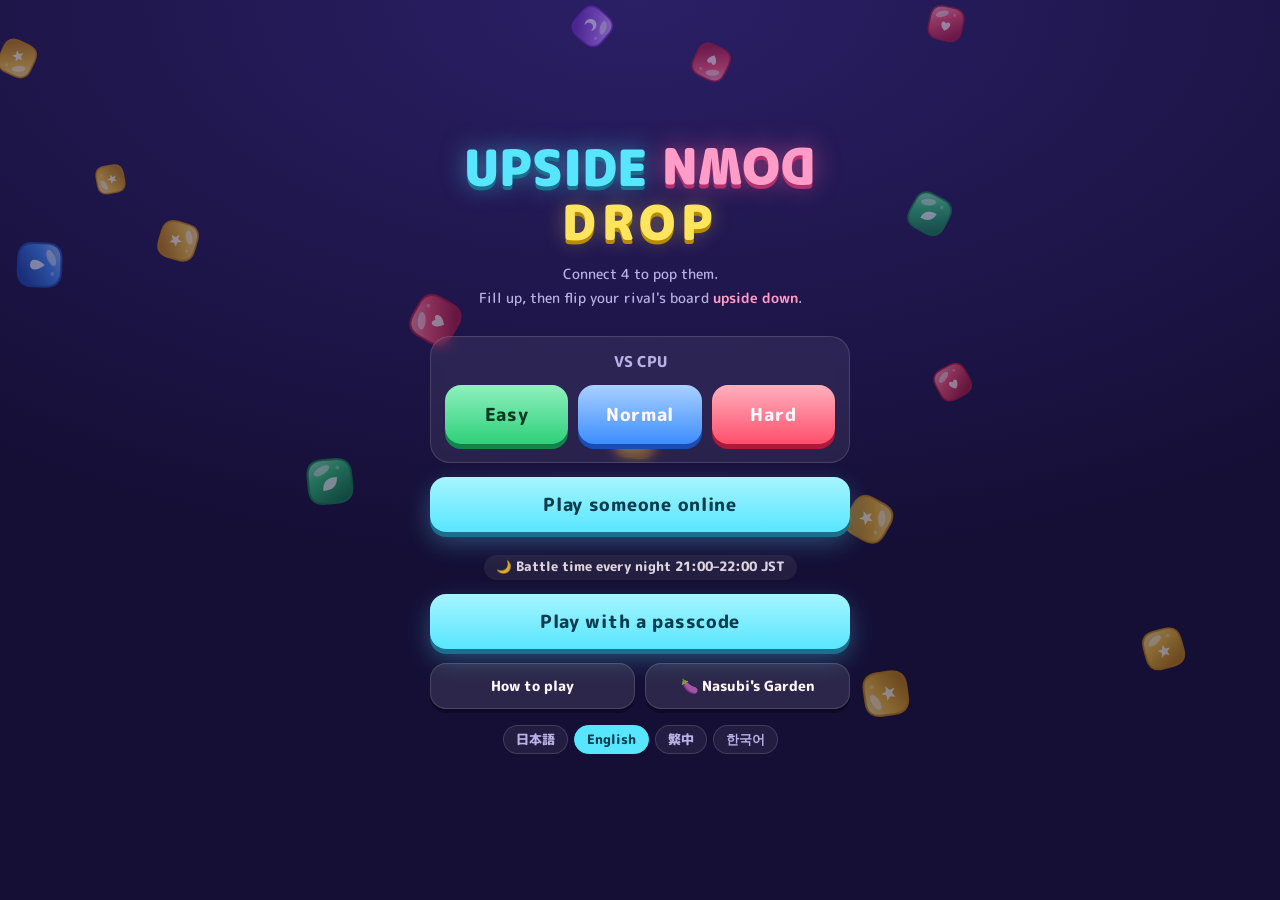
<file: index.html>
<!doctype html>
<html lang="ja">
<head>
<!-- Google tag (gtag.js) -->
<script async src="https://www.googletagmanager.com/gtag/js?id=G-5RB6XMN0QR"></script>
<script>
  window.dataLayer = window.dataLayer || [];
  function gtag(){dataLayer.push(arguments);}
  gtag('js', new Date());
  gtag('config', 'G-5RB6XMN0QR');
</script>
<meta charset="utf-8">
<meta name="viewport" content="width=device-width,initial-scale=1,maximum-scale=1,user-scalable=no,viewport-fit=cover">
<meta name="theme-color" content="#150f36">
<meta name="description" content="4つつなげて消す落ちものパズル。ゲージが溜まったら相手の盤面をさかさまに！">
<title>さかさまドロップ</title>
<!-- ホーム画面に追加したとき全画面で開く -->
<link rel="manifest" href="manifest.json">
<link rel="icon" type="image/png" href="icons/favicon-32.png">
<link rel="apple-touch-icon" href="icons/apple-touch-icon.png">
<meta name="apple-mobile-web-app-capable" content="yes">
<meta name="mobile-web-app-capable" content="yes">
<meta name="apple-mobile-web-app-status-bar-style" content="black-translucent">
<meta name="apple-mobile-web-app-title" content="さかさま">
<link rel="preconnect" href="https://fonts.googleapis.com">
<link rel="preconnect" href="https://fonts.gstatic.com" crossorigin>
<link href="https://fonts.googleapis.com/css2?family=M+PLUS+Rounded+1c:wght@500;800;900&display=swap" rel="stylesheet">
<link rel="stylesheet" href="css/style.css">
<!-- nasubi-track: 結果画面とXへの投稿の回数を記録（ゲームの動きには影響しない） -->
<script>(function(){try{var G="sakasama",IDS=["ov-result"];
function ev(n){try{if(typeof gtag==='function')gtag('event',n,{game:G});}catch(e){}}
var o=window.open;window.open=function(u){try{if(/intent\/(post|tweet)/.test(String(u)))ev('x_share');}catch(e){}return o.apply(window,arguments);};
if(!IDS.length)return;
function vis(e){if(!e||!e.isConnected||e.closest('[hidden]'))return false;var r=e.getBoundingClientRect();if(r.width<1||r.height<1)return false;for(var n=e;n&&n.nodeType===1;n=n.parentElement){var s=getComputedStyle(n);if(s.display==='none'||s.visibility==='hidden'||parseFloat(s.opacity)<0.05)return false;}return true;}
var was={};setInterval(function(){try{var any=false;for(var i=0;i<IDS.length;i++){if(vis(document.getElementById(IDS[i])))any=true;}if(any&&!was.v)ev('result_view');was.v=any;}catch(e){}},700);
}catch(e){}})();</script>
<!-- nasubi-ad: スマホのとき、結果画面とタイトル画面の決めた場所に広告の帯（と、決めた場所だけその下に大きい広告）を出す（遊んでいる最中は出さない・ボタンに重ねない・広告の幅320pxを切らない・画面が出たらすぐ見せるが、最初の1.2秒は押しても反応しない・画面が出るたびに新しい広告を読みこむ（場所ごとに30秒に1回まで）・画面が隠れて2秒たったら広告を外して止める・タイトル画面はタイトル用の広告枠を使う） -->
<script>(function(){try{var C=[{"a": "#ov-result .dialog", "v": "#ov-result"}, {"a": "#title div.title-box", "v": "#title", "t": 1, "b": 1, "m": 20, "x": "", "x2": ""}],BIG=1,M=20,EX="",EX2="",AD='https://nasubi-no-oniwa.github.io/ad/',AD2='https://nasubi-no-oniwa.github.io/ad/big.html',TAD='https://nasubi-no-oniwa.github.io/ad/t.html',TAD2='https://nasubi-no-oniwa.github.io/ad/tbig.html',LOCK=1200,HOLD=2000,MIN=30000;
if(/[?&]noad=1/.test(location.search))return;
if(!/iPhone|iPod|Android|Mobile|Windows Phone|BlackBerry/i.test(navigator.userAgent||''))return;
var S=[];
function vis(e){if(!e||!e.isConnected||e.closest('[hidden]'))return false;var r=e.getBoundingClientRect();if(r.width<1||r.height<1)return false;for(var n=e;n&&n.nodeType===1;n=n.parentElement){var s=getComputedStyle(n);if(s.display==='none'||s.visibility==='hidden'||parseFloat(s.opacity)<0.05)return false;}return true;}
function opt(i,k,d){return C[i][k]===undefined?d:C[i][k];}
function mk(i){var b=document.createElement('div');b.className='nsb-ad';b.style.cssText='display:block;position:static;float:none;box-sizing:content-box;width:320px;min-width:320px;max-width:none;height:50px;margin:'+opt(i,'m',M)+'px calc((100% - 320px) / 2) 0;padding:0;border:0;background:none;box-shadow:none;border-radius:0;transform:none;overflow:hidden;flex:0 0 auto;align-self:center;'+opt(i,'x',EX);return b;}
function mk2(i){var g=document.createElement('div');g.className='nsb-ad nsb-big';g.style.cssText='display:block;position:static;float:none;box-sizing:content-box;width:300px;min-width:300px;max-width:none;height:250px;margin:20px calc((100% - 300px) / 2) 0;padding:0;border:0;background:none;box-shadow:none;border-radius:0;transform:none;overflow:hidden;flex:0 0 auto;align-self:center;'+opt(i,'x2',EX2);return g;}
function mkf(u,w,h){var f=document.createElement('iframe');f.title='ad';f.setAttribute('scrolling','no');f.width=w;f.height=h;f.style.cssText='border:0;margin:0;padding:0;width:'+w+'px;height:'+h+'px;display:block;max-width:none;visibility:hidden;pointer-events:none';f.src=u;return f;}
function place(){for(var i=0;i<C.length;i++){var a=document.querySelector(C[i].a);if(!a)continue;var s=S[i]||(S[i]={b:mk(i),g:opt(i,'b',BIG)?mk2(i):null,on:false,since:0,hid:0,last:0,f:null,f2:null});var b=s.b;
if(C[i].p==='first'){if(a.firstElementChild!==b)a.insertBefore(b,a.firstChild);}else if(b.parentNode!==a)a.appendChild(b);
if(s.g&&b.nextSibling!==s.g)a.insertBefore(s.g,b.nextSibling);}}
function off(s,now){if(s.f){s.f.style.visibility='hidden';s.f.style.pointerEvents='none';}if(s.f2){s.f2.style.visibility='hidden';s.f2.style.pointerEvents='none';}s.on=false;s.since=0;s.hid=now;}
function kill(s){if(s.f){if(s.f.parentNode)s.f.parentNode.removeChild(s.f);s.f=null;}if(s.f2){if(s.f2.parentNode)s.f2.parentNode.removeChild(s.f2);s.f2=null;}}
function tick(){try{place();var k=-1,i,s,res=false,now=Date.now();
for(i=0;i<C.length;i++){s=S[i];if(!C[i].t&&s&&vis(document.querySelector(C[i].v))&&vis(s.b)){k=i;res=true;break;}}
if(k<0)for(i=0;i<C.length;i++){s=S[i];if(C[i].t&&s&&vis(document.querySelector(C[i].v))&&vis(s.b)){k=i;break;}}
if(document.hidden)k=-1;
for(i=0;i<C.length;i++){s=S[i];if(!s)continue;
if(C[i].t){var d=(res&&vis(document.querySelector(C[i].v)))?'none':'block';if(s.b.style.display!==d){s.b.style.display=d;if(s.g)s.g.style.display=d;}}
if(i!==k){if(s.on)off(s,now);if(s.f&&now-s.hid>=HOLD&&now-s.last>=MIN)kill(s);}}
if(k<0)return;
s=S[k];
if(!s.on){s.on=true;s.since=now;}
if(!s.f){var t=!!C[k].t;s.f=mkf(t?TAD:AD,320,50);s.b.appendChild(s.f);if(s.g){s.f2=mkf(t?TAD2:AD2,300,250);s.g.appendChild(s.f2);}s.last=now;}
if(s.f.parentNode!==s.b)s.b.appendChild(s.f);if(s.f2&&s.f2.parentNode!==s.g)s.g.appendChild(s.f2);
var pe=(now-s.since<LOCK)?'none':'auto';
s.f.style.visibility='visible';s.f.style.pointerEvents=pe;if(s.f2){s.f2.style.visibility='visible';s.f2.style.pointerEvents=pe;}
}catch(_){}}
function go(){place();try{new MutationObserver(place).observe(document.body,{childList:true,subtree:true});}catch(_){}setInterval(tick,300);}
if(document.body)go();else document.addEventListener('DOMContentLoaded',go);
}catch(e){}})();</script>
<!-- nasubi-next: 結果画面に「次のゲーム」を出す（右にスライドするか押すと、おすすめの画面。中身は nasubi-no-oniwa.github.io/next/next.js で全作品共通） -->
<script>window.NSB_NEXT={"g": "sakasama", "r": [{"a": "#ov-result .dialog", "v": "#ov-result"}], "ad": 1};</script>
<script src="https://nasubi-no-oniwa.github.io/next/next.js" defer></script>
</head>
<body>
<div id="app">

  <!-- ===== タイトル ===== -->
  <section id="title" class="screen active">
    <div class="sky" aria-hidden="true"><canvas id="title-bg"></canvas></div>
    <div class="title-box">
      <div class="title-head">
      <h1 class="logo" aria-label="さかさまドロップ" data-ia="doc_title">
        <span class="logo-top" data-ih="logo_top"><i>さ</i><i>か</i><i class="flip">さ</i><i class="flip">ま</i></span>
        <span class="logo-bottom" data-i="logo_bottom">ドロップ</span>
      </h1>
      <p class="tagline" data-ih="tagline">4つつなげて消す。<br>溜まったら、相手の盤面を<b>さかさま</b>に。</p>
      </div>

      <div class="menu">
        <div class="menu-card">
          <p class="menu-label" data-i="vs_cpu">CPUとたいせん</p>
          <div class="level-row">
            <button class="btn lv easy" data-level="easy" data-i="easy">よわい</button>
            <button class="btn lv normal" data-level="normal" data-i="normal">ふつう</button>
            <button class="btn lv hard" data-level="hard" data-i="hard">つよい</button>
          </div>
        </div>
        <button class="btn wide online-btn" id="btn-online" data-i="online">あいことばで対戦</button>
        <div class="menu-sub">
          <button class="btn sub" id="btn-howto" data-i="howto">あそびかた</button>
          <a class="btn sub garden" href="https://nasubi-no-oniwa.github.io/" data-i="home_e">🍆 なすびのお庭へ</a>
        </div>
        <div class="langs" id="langs" role="group" aria-label="Language"><button type="button" data-lang="ja">日本語</button><button type="button" data-lang="en">English</button><button type="button" data-lang="zh">繁中</button><button type="button" data-lang="ko">한국어</button></div>
        <p class="land-tip touch-only-block" data-ih="land_tip">スマホを横にすると、相手の盤面も同じ大きさで見えます<br>ブラウザの「ホーム画面に追加」で全画面で遊べます</p>
        <div class="ctrl-setting touch-only-block">
          <span data-i="ctrl_touch">スマホの操作</span>
          <div class="seg"><button data-mode="button" data-i="m_button">ボタン</button><button data-mode="swipe" data-i="m_swipe">なぞる</button></div>
        </div>
      </div>
    </div>
  </section>

  <!-- ===== ゲーム ===== -->
  <section id="game" class="screen">
    <header class="hud-top">
      <button class="icon-btn" id="btn-pause" aria-label="一時停止" data-ia="pause">Ⅱ</button>
      <div class="versus"><span class="you" id="me-name" data-i="you">あなた</span><b id="wins">0 - 0</b><span class="cpu" id="cpu-name">CPU</span><span class="eyes" id="watchers"></span></div>
      <button class="icon-btn" id="btn-sound" aria-label="音" data-ia="sound">♪</button>
    </header>

    <div class="field">
      <div class="area me">
        <div class="me-head" id="me-label" data-i="you">あなた</div>
        <div class="gbar" id="me-garbage"></div>
        <div class="board-wrap" id="me-wrap"><canvas id="me-board"></canvas></div>
      </div>

      <div class="side">
        <div class="panel next-panel">
          <div class="label" data-i="next">つぎ</div>
          <canvas id="me-next"></canvas>
        </div>
        <div class="panel">
          <div class="label" data-i="score">スコア</div>
          <div class="score" id="me-score">0</div>
        </div>
        <div class="panel gauge-panel">
          <div class="label" data-i="gauge">さかさまゲージ</div>
          <div class="gauge"><div class="gauge-fill" id="me-gauge"></div></div>
          <div class="skill-sides">
            <button class="skill-side" data-target="opp" data-ih="to_opp_k">相手に<small>Shift</small></button>
            <button class="skill-side self" data-target="self" data-ih="to_self_k">自分に<small>C</small></button>
          </div>
        </div>
        <div class="panel keys pc-only">
          <p data-ih="k_move"><kbd>←</kbd><kbd>→</kbd> いどう</p>
          <p data-ih="k_soft"><kbd>↓</kbd> はやく落とす</p>
          <p data-ih="k_hard"><kbd>↑</kbd> 一気に落とす</p>
          <p data-ih="k_rl"><kbd>Z</kbd> 左回転</p>
          <p data-ih="k_rr"><kbd>X</kbd><kbd>スペース</kbd> 右回転</p>
          <p data-ih="k_fo"><kbd>Shift</kbd> 相手をさかさま</p>
          <p data-ih="k_fs"><kbd>C</kbd> 自分をさかさま</p>
        </div>
      </div>

      <div class="area opp">
        <div class="opp-head"><span id="opp-label">CPU</span><span class="mini-gauge"><i id="opp-gauge"></i></span></div>
        <div class="gbar" id="opp-garbage"></div>
        <div class="board-wrap small" id="opp-wrap"><canvas id="opp-board"></canvas></div>
        <div class="opp-score" id="opp-score">0</div>
      </div>
    </div>

    <div class="controls touch-only" id="controls">
      <div class="pad">
        <button data-key="left" aria-label="左" data-ia="a_left">◀</button>
        <button data-key="down" aria-label="下" data-ia="a_down">▼</button>
        <button data-key="right" aria-label="右" data-ia="a_right">▶</button>
        <button data-key="hard" aria-label="一気に落とす" data-ia="a_hard" class="hard">⤓</button>
      </div>
      <div class="acts">
        <div class="skills">
          <button data-key="skill" class="skill" aria-label="相手をさかさま" data-ia="a_fo"><span data-i="to_opp">相手に</span></button>
          <button data-key="skillSelf" class="skill self" aria-label="自分をさかさま" data-ia="a_fs"><span data-i="to_self">自分に</span></button>
        </div>
        <div class="rot">
          <button data-key="rotateL" class="rotate l" aria-label="左回転" data-ia="a_rl">↺</button>
          <button data-key="rotateR" class="rotate r" aria-label="右回転" data-ia="a_rr">↻</button>
        </div>
      </div>
      <p class="swipe-hint" data-ih="swipe_hint"><span>左右になぞる：いどう</span><span>下になぞる：落とす</span><span>下にはじく：一気に</span><span>左をタップ：↺</span><span>右をタップ：↻</span></p>
    </div>

    <!-- カウントダウン -->
    <div class="overlay count" id="ov-count"><div class="count-num" id="count-num">3</div></div>

    <!-- 一時停止 -->
    <div class="overlay" id="ov-pause">
      <div class="dialog">
        <h2 data-i="rest">ひとやすみ</h2>
        <div class="ctrl-setting touch-only-block">
          <span data-i="ctrl_touch">スマホの操作</span>
          <div class="seg"><button data-mode="button" data-i="m_button">ボタン</button><button data-mode="swipe" data-i="m_swipe">なぞる</button></div>
        </div>
        <button class="btn wide" id="btn-resume" data-i="resume">つづける</button>
        <p class="hint online-only" data-i="no_pause">オンライン対戦中は止まりません</p>
        <button class="btn wide sub" id="btn-quit" data-i="to_title">タイトルへ</button>
        <a class="btn wide sub garden" href="https://nasubi-no-oniwa.github.io/" data-i="home_more">🍆 なすびのお庭へ（ほかのゲーム）</a>
      </div>
    </div>

    <!-- 結果 -->
    <div class="overlay" id="ov-result">
      <div class="dialog">
        <h2 id="result-title">かち！</h2>
        <div class="stats">
          <div><span data-i="score">スコア</span><b id="res-score">0</b></div>
          <div><span data-i="max_chain">最大れんさ</span><b id="res-chain">0</b></div>
          <div><span data-i="flips">さかさま</span><b id="res-flip">0</b></div>
        </div>
        <button class="btn wide" id="btn-again" data-i="again">もう一回</button>
        <p class="hint" id="again-msg"></p>
        <button class="btn wide sub" id="btn-back" data-i="to_title">タイトルへ</button>
      </div>
    </div>
  </section>

  <!-- ===== 合言葉で対戦 ===== -->
  <div class="overlay modal" id="ov-online">
    <div class="dialog online">
      <h2 data-i="online">あいことばで対戦</h2>
      <div id="online-form">
        <label class="field-l"><span data-i="passcode">あいことば</span><input id="in-code" maxlength="20" autocomplete="off" placeholder="例：ねこ123" data-ip="ex_code"></label>
        <label class="field-l"><span data-i="name">なまえ</span><input id="in-name" maxlength="8" autocomplete="off" placeholder="ななし" data-ip="noname"></label>
        <p class="hint" data-i="online_hint">同じあいことばを入れた人と対戦できます。3人目からは観戦になります。</p>
        <button class="btn wide" id="btn-join" data-i="join">はいる</button>
      </div>
      <div id="online-wait" hidden>
        <p class="wait-code"><span data-i="wait_pre">あいことば「</span><b id="wait-code"></b><span data-i="wait_post">」</span></p>
        <p class="wait-msg" id="wait-msg" data-i="waiting">あいてを待っています…</p>
        <div class="dots"><i></i><i></i><i></i></div>
        <button class="btn wide sub" id="btn-copy" data-i="copy_link">さそうリンクをコピー</button>
      </div>
      <p class="err" id="online-err"></p>
      <button class="btn wide sub" id="btn-online-close" data-i="back">もどる</button>
    </div>
  </div>

  <!-- ===== あそびかた ===== -->
  <div class="overlay modal" id="ov-howto">
    <div class="dialog howto">
      <h2 data-i="howto">あそびかた</h2>
      <ol>
        <li data-ih="h1"><b>同じ色を4つ</b>つなげると消える。消えたあとに落ちてきて、また4つそろうと<b>れんさ</b>！</li>
        <li data-ih="h2">れんさするほど相手に<b>いし</b>がたくさん降る。いしは隣で色が消えると一緒に消える。</li>
        <li data-ih="h3">つぶを消すと<b>さかさまゲージ</b>が溜まる。満タンで<b>さかさま</b>を押すと、<b>相手の盤面が上下反転</b>！　積み上げた形がバラバラになり、思わぬ連鎖が起きることも。</li>
        <li data-ih="h4">さかさまは<b>相手に</b>も<b>自分に</b>も使える。相手に使うと組みを崩して邪魔できる。自分に使うと、起きた連鎖は攻撃にならないが、自分に降ってくる予定のいしを消せる（守り）。</li>
        <li data-ih="h5">さかさまを使われた側は、今のつぶを置いて連鎖が終わったあと、次のつぶが出る前に反転する。</li>
        <li data-ih="h6"><b>あいことばで対戦</b>：同じあいことばを入れた2人で対戦。3人目からは観戦になる。「さそうリンク」を送れば、開くだけで同じ部屋に入れる。</li>
        <li data-ih="h7">96秒たつと「こうげきアップ」。そこから16秒ごとに、少ない連鎖でもいしがたくさん送れるようになる。</li>
        <li data-ih="h8">スマホはブラウザの「ホーム画面に追加」をすると、アプリのように全画面で遊べる。</li>
        <li data-ih="h9">盤面をぜんぶ消すと「ぜんけし」。次の連鎖でいしがたくさん送れる。</li>
        <li data-ih="h10">まん中の<b class="x">×</b>までつぶが積み上がったら負け。</li>
      </ol>
      <div class="howto-keys">
        <div><h3 data-i="hk1_t">スマホ（ボタン）</h3><p data-ih="hk1">◀ ▶ いどう／▼ はやく落とす<br>⤓ 一気に落とす<br>↺ 左回転／↻ 右回転<br>相手に・自分に スキル<br>※なぞる操作も同時に使える</p></div>
        <div><h3 data-i="hk2_t">スマホ（なぞる）</h3><p data-ih="hk2">左右になぞって いどう<br>下になぞって はやく落とす<br>下にはじいて 一気に落とす<br>左タップ↺／右タップ↻</p></div>
        <div><h3>PC</h3><p data-ih="hk3">← → いどう／↓ はやく落とす<br>↑ 一気に落とす<br>Z 左回転／X・スペース 右回転<br>Shift 相手に／C 自分に</p></div>
      </div>
      <button class="btn wide" id="btn-howto-close" data-i="close">とじる</button>
    </div>
  </div>

</div>

<script src="js/i18n.js"></script>
<script src="js/config.js"></script>
<script src="js/board.js"></script>
<script src="js/player.js"></script>
<script src="js/cpu.js"></script>
<script src="js/render.js"></script>
<script src="js/input.js"></script>
<script src="js/online.js"></script>
<script src="js/qm.js"></script>
<script src="js/firebase-config.js"></script>
<script src="js/main.js"></script>
</body>
</html>
</file>
<file: css/style.css>
/* =============================================
   さかさまドロップ  見た目
   ============================================= */
:root {
  --bg1: #150f36;
  --bg2: #2b1f66;
  --ink: #fff7fb;
  --muted: #b9b0e6;
  --pink: #ff5fa2;
  --pink2: #ff9cc7;
  --cyan: #58e6ff;
  --yellow: #ffe45e;
  --panel: rgba(255, 255, 255, 0.07);
  --line: rgba(255, 255, 255, 0.14);
  --side-w: 150px;
  --ctrl-h: 150px;
  --font: "M PLUS Rounded 1c", "Hiragino Maru Gothic ProN", "Hiragino Sans", system-ui, sans-serif;
}

* { box-sizing: border-box; -webkit-tap-highlight-color: transparent; }
html, body {
  margin: 0; height: 100%; overflow: hidden;
  background: radial-gradient(120% 90% at 50% 0%, var(--bg2), var(--bg1) 70%);
  color: var(--ink); font-family: var(--font);
  -webkit-user-select: none; user-select: none; touch-action: manipulation;
  overscroll-behavior: none;
}
button { font-family: inherit; color: inherit; cursor: pointer; }
#app { position: fixed; inset: 0; }

.screen { position: absolute; inset: 0; display: none; }
.screen.active { display: flex; }

/* ---------- ボタン ---------- */
.btn {
  border: 0; border-radius: 16px; padding: 14px 18px;
  font-size: 18px; font-weight: 800; letter-spacing: .04em;
  background: linear-gradient(180deg, var(--pink2), var(--pink));
  box-shadow: 0 5px 0 #b3306c, 0 10px 24px rgba(255, 95, 162, .35);
  transition: transform .08s, box-shadow .08s;
}
.btn:active { transform: translateY(4px); box-shadow: 0 1px 0 #b3306c; }
.btn.wide { width: 100%; }
.btn.sub {
  background: rgba(255, 255, 255, .1); box-shadow: 0 4px 0 rgba(0, 0, 0, .3);
  border: 1px solid var(--line);
}
.btn.sub:active { box-shadow: 0 0 0 rgba(0,0,0,.3); }
.btn.soon {
  background: rgba(255, 255, 255, .05); color: var(--muted); box-shadow: none;
  border: 1px dashed var(--line); cursor: default; font-size: 16px;
}
.btn small { font-size: 12px; opacity: .8; margin-left: 6px; }

/* ---------- タイトル ---------- */
#title { align-items: center; justify-content: center; }
.sky { position: absolute; inset: 0; overflow: hidden; }
.sky canvas { width: 100%; height: 100%; display: block; opacity: .55; }
.title-box {
  position: relative; width: min(420px, 92vw); text-align: center;
  padding: 20px 0 24px;
}
.logo { margin: 0 0 6px; line-height: 1; font-weight: 900; }
.logo-top { display: flex; justify-content: center; gap: 2px; font-size: clamp(46px, 14vw, 68px); }
.logo-top i {
  font-style: normal; display: inline-block;
  color: var(--cyan); text-shadow: 0 4px 0 #1a6f8c, 0 0 24px rgba(88, 230, 255, .5);
  animation: bob 2.4s ease-in-out infinite;
}
.logo-top i:nth-child(2) { animation-delay: .15s; }
.logo-top i.flip { transform: rotate(180deg); color: var(--pink2); text-shadow: 0 -4px 0 #b3306c, 0 0 24px rgba(255, 95, 162, .55); animation-name: bobflip; }
.logo-top i.flip:nth-child(4) { animation-delay: .3s; }
.logo-bottom {
  display: block; margin-top: 6px; font-size: clamp(34px, 10vw, 48px); letter-spacing: .12em;
  color: var(--yellow); text-shadow: 0 4px 0 #b88a00, 0 0 20px rgba(255, 228, 94, .35);
}
@keyframes bob { 0%, 100% { transform: translateY(0); } 50% { transform: translateY(-6px); } }
@keyframes bobflip { 0%, 100% { transform: rotate(180deg) translateY(0); } 50% { transform: rotate(180deg) translateY(-6px); } }
.tagline { margin: 16px 0 26px; color: var(--muted); font-size: 14px; font-weight: 500; line-height: 1.7; }
.tagline b { color: var(--pink2); }
.menu { display: flex; flex-direction: column; gap: 14px; }
.menu-card {
  background: var(--panel); border: 1px solid var(--line); border-radius: 20px;
  padding: 14px 14px 18px; backdrop-filter: blur(6px);
}
.menu-label { margin: 0 0 12px; font-weight: 800; font-size: 15px; color: var(--muted); }
.level-row { display: grid; grid-template-columns: repeat(3, 1fr); gap: 10px; }
.btn.lv { padding: 16px 0; font-size: 18px; }
.btn.lv.easy { background: linear-gradient(180deg, #8ff0bf, #2fd07a); box-shadow: 0 5px 0 #12844a; color: #0b3a22; }
.btn.lv.normal { background: linear-gradient(180deg, #a9d0ff, #3d8dff); box-shadow: 0 5px 0 #1a4cb5; }
.btn.lv.hard { background: linear-gradient(180deg, #ffb0bd, #ff4f6d); box-shadow: 0 5px 0 #b01839; }
.btn.lv:active { box-shadow: none; }

/* ---------- ゲーム画面 ---------- */
#game { flex-direction: column; align-items: center; touch-action: none; }
.hud-top {
  width: 100%; max-width: 980px; height: 44px; flex: 0 0 44px;
  display: flex; align-items: center; justify-content: space-between;
  padding: 0 10px; padding-top: env(safe-area-inset-top);
}
.icon-btn {
  width: 36px; height: 36px; border-radius: 12px; border: 1px solid var(--line);
  background: var(--panel); font-size: 15px; font-weight: 900;
}
.icon-btn.off { opacity: .4; }
.versus { display: flex; align-items: center; gap: 10px; font-size: 13px; color: var(--muted); font-weight: 800; }
.versus b { font-size: 18px; color: var(--ink); letter-spacing: .08em; }
.versus .you { color: var(--pink2); }
.versus .cpu { color: var(--cyan); }

.field { flex: 1; display: grid; gap: 10px; padding: 8px 10px; justify-content: center; align-content: center; }
#game.narrow .field { grid-template-columns: auto var(--side-w); grid-template-areas: "me side" "me opp"; grid-template-rows: auto auto; }
#game.wide .field { grid-template-columns: auto var(--side-w) auto; grid-template-areas: "me side opp"; align-content: center; gap: 22px; }
.area.me { grid-area: me; }
.side { grid-area: side; display: flex; flex-direction: column; gap: 8px; }
.area.opp { grid-area: opp; display: flex; flex-direction: column; align-items: center; }
#game.wide .area.opp { align-items: stretch; }

.board-wrap {
  position: relative; border-radius: 14px; overflow: hidden; line-height: 0;
  box-shadow: 0 0 0 2px rgba(255, 255, 255, .16), 0 0 0 6px rgba(255, 95, 162, .12), 0 16px 40px rgba(0, 0, 0, .45);
}
.board-wrap.small { border-radius: 8px; box-shadow: 0 0 0 1.5px rgba(88, 230, 255, .35), 0 8px 20px rgba(0, 0, 0, .4); }
#game.wide .board-wrap.small { border-radius: 14px; box-shadow: 0 0 0 2px rgba(88, 230, 255, .3), 0 0 0 6px rgba(88, 230, 255, .1), 0 16px 40px rgba(0, 0, 0, .45); }
.board-wrap.hit { animation: hit .5s; }
@keyframes hit { 0%, 100% { transform: none; } 20% { transform: translateX(-5px) rotate(-1deg); } 40% { transform: translateX(5px) rotate(1deg); } 60% { transform: translateX(-3px); } }

.gbar { height: 20px; display: flex; align-items: center; gap: 2px; padding: 0 4px; overflow: hidden; }
.gbar i { display: block; border-radius: 40%; background: linear-gradient(180deg, #d2cdef, #6b6690); border: 1px solid #453f66; }
.gbar i.s { width: 9px; height: 9px; }
.gbar i.m { width: 14px; height: 14px; }
.gbar i.l { width: 18px; height: 18px; background: linear-gradient(180deg, #ffd1dc, #ff4f6d); border-color: #8c1230; }
.area.opp .gbar { height: 14px; }
.area.opp .gbar i.s { width: 6px; height: 6px; } .area.opp .gbar i.m { width: 9px; height: 9px; } .area.opp .gbar i.l { width: 12px; height: 12px; }
#game.wide .area.opp .gbar { height: 20px; }

.panel {
  background: var(--panel); border: 1px solid var(--line); border-radius: 14px;
  padding: 8px 10px; display: flex; flex-direction: column; align-items: center;
}
.label { font-size: 11px; font-weight: 800; color: var(--muted); letter-spacing: .06em; margin-bottom: 4px; }
.score { font-size: 18px; font-weight: 900; font-variant-numeric: tabular-nums; }
.gauge { width: 100%; height: 12px; border-radius: 99px; background: rgba(0, 0, 0, .35); overflow: hidden; border: 1px solid var(--line); }
.gauge-fill { height: 100%; width: 0; background: linear-gradient(90deg, var(--cyan), var(--pink)); border-radius: 99px; transition: width .2s; }
.gauge-panel.ready .gauge-fill { animation: shine 0.8s linear infinite; background: linear-gradient(90deg, var(--yellow), var(--pink), var(--cyan), var(--yellow)); background-size: 200% 100%; }
@keyframes shine { to { background-position: -200% 0; } }
.skill-side {
  margin-top: 8px; width: 100%; border: 0; border-radius: 10px; padding: 8px 4px;
  font-weight: 900; font-size: 14px; background: rgba(255, 255, 255, .08); color: var(--muted);
}
.skill-side small { display: block; font-size: 10px; opacity: .7; }
.gauge-panel.ready .skill-side { background: linear-gradient(180deg, var(--pink2), var(--pink)); color: #fff; box-shadow: 0 0 18px rgba(255, 95, 162, .6); }
.keys { align-items: flex-start; font-size: 12px; color: var(--muted); gap: 2px; }
.keys p { margin: 2px 0; }
kbd {
  display: inline-block; min-width: 20px; padding: 1px 6px; margin-right: 3px; border-radius: 6px;
  background: rgba(255, 255, 255, .12); border: 1px solid var(--line); font-family: inherit; font-size: 11px; color: var(--ink); text-align: center;
}
.opp-head { display: flex; align-items: center; justify-content: space-between; width: 100%; font-size: 11px; font-weight: 800; color: var(--cyan); gap: 6px; }
.mini-gauge { flex: 1; max-width: 70px; height: 6px; border-radius: 99px; background: rgba(0, 0, 0, .35); overflow: hidden; }
.mini-gauge i { display: block; height: 100%; width: 0; background: linear-gradient(90deg, var(--cyan), var(--pink)); }
.opp-score { font-size: 12px; font-weight: 800; color: var(--muted); margin-top: 4px; font-variant-numeric: tabular-nums; text-align: center; }
#game.wide .opp-head { font-size: 13px; }

/* ---------- スマホ操作ボタン ---------- */
.controls {
  width: 100%; max-width: 520px; height: var(--ctrl-h); flex: 0 0 var(--ctrl-h);
  display: none; align-items: center; justify-content: space-between;
  padding: 6px 14px calc(10px + env(safe-area-inset-bottom));
}
body.touch .controls { display: flex; }
body.touch .pc-only, body.touch .skill-side { display: none; }
.controls button {
  border: 0; font-weight: 900; touch-action: none;
  background: rgba(255, 255, 255, .1); border: 1px solid var(--line);
  box-shadow: 0 4px 0 rgba(0, 0, 0, .35);
}
.controls button.on { transform: translateY(3px); box-shadow: 0 1px 0 rgba(0, 0, 0, .35); background: rgba(255, 255, 255, .22); }
.pad { display: grid; grid-template-columns: repeat(4, 1fr); gap: 7px; width: 60%; height: 100%; align-items: center; }
.pad button { height: min(76px, 100%); border-radius: 18px; font-size: 24px; }
.acts { display: flex; flex-direction: column; align-items: center; justify-content: center; gap: 8px; height: 100%; }
.rot { display: flex; gap: 10px; }
.acts .rotate {
  width: min(70px, 17vw); height: min(70px, 17vw); border-radius: 50%; font-size: 30px;
  background: linear-gradient(180deg, var(--pink2), var(--pink)); border: 0; box-shadow: 0 5px 0 #b3306c;
}
.acts .rotate.l { background: linear-gradient(180deg, #ffd0e4, #ff85b8); }
.skills { display: flex; gap: 6px; width: 100%; }
.acts .skill {
  flex: 1; min-width: 60px; height: 34px; border-radius: 99px; font-size: 13px; color: var(--muted);
}
.acts .skill.self.ready { background: linear-gradient(180deg, #fff3b0, var(--yellow)); box-shadow: 0 4px 0 #b88a00, 0 0 16px rgba(255, 228, 94, .6); color: #4a3700; }
.acts .skill.ready {
  background: linear-gradient(180deg, #a6f5ff, var(--cyan)); border: 0; box-shadow: 0 4px 0 #1a6f8c, 0 0 20px rgba(88, 230, 255, .7);
  color: #0c3c4d; animation: pulse 1s ease-in-out infinite;
}
.swipe-hint { display: none; margin: 0; font-size: 11px; line-height: 1.6; color: var(--muted); text-align: left; }
body.swipe .pad, body.swipe .rot { display: none; }
body.swipe .swipe-hint { display: block; }
body.swipe .controls { justify-content: space-between; }
body.swipe .acts { height: auto; }
body.swipe .field { cursor: grab; }
@keyframes pulse { 50% { transform: scale(1.07); } }

/* ---------- オーバーレイ ---------- */
.overlay {
  position: absolute; inset: 0; display: none; align-items: center; justify-content: center;
  background: rgba(10, 6, 30, .6); backdrop-filter: blur(4px); z-index: 10;
}
.overlay.show { display: flex; }
.overlay.count { background: transparent; backdrop-filter: none; pointer-events: none; }
.count-num {
  font-size: 110px; font-weight: 900; color: var(--yellow);
  text-shadow: 0 6px 0 #b88a00, 0 0 40px rgba(255, 228, 94, .6); animation: countpop .9s ease-out;
}
@keyframes countpop { from { transform: scale(1.8); opacity: 0; } 30% { transform: scale(1); opacity: 1; } }
.dialog {
  width: min(360px, 88vw); background: linear-gradient(180deg, #33267a, #1d1548);
  border: 1px solid var(--line); border-radius: 24px; padding: 22px 20px;
  display: flex; flex-direction: column; gap: 12px; box-shadow: 0 30px 60px rgba(0, 0, 0, .5);
}
.dialog h2 { margin: 0 0 6px; text-align: center; font-size: 30px; font-weight: 900; }
.dialog h2.win { color: var(--yellow); text-shadow: 0 4px 0 #b88a00; }
.dialog h2.lose { color: var(--cyan); text-shadow: 0 4px 0 #1a6f8c; }
.stats { display: grid; grid-template-columns: repeat(3, 1fr); gap: 8px; margin-bottom: 6px; }
.stats div { background: var(--panel); border-radius: 12px; padding: 8px 4px; text-align: center; }
.stats span { display: block; font-size: 11px; color: var(--muted); font-weight: 800; }
.stats b { font-size: 18px; }
.howto { width: min(460px, 92vw); max-height: 88vh; overflow: auto; }
.howto ol { margin: 0; padding-left: 20px; font-size: 14px; line-height: 1.7; }
.howto li { margin-bottom: 6px; }
.howto b { color: var(--pink2); }
.howto b.x { color: #ff6b8a; }
.howto-keys { display: grid; grid-template-columns: 1fr 1fr; gap: 8px; }
.howto-keys div { background: var(--panel); border-radius: 12px; padding: 8px 10px; font-size: 12px; }
.howto-keys h3 { margin: 0 0 4px; font-size: 13px; color: var(--cyan); }
.howto-keys p { margin: 0; line-height: 1.6; color: var(--muted); }
.modal { z-index: 20; }

.me-head { height: 16px; font-size: 13px; font-weight: 800; color: var(--pink2); padding-left: 4px; display: none; }
#game.wide .me-head { display: block; }
#game.wide .opp-head { height: 16px; }

.touch-only-block { display: none; }
body.touch .touch-only-block { display: flex; }
.ctrl-setting { align-items: center; justify-content: space-between; gap: 10px; padding: 10px 14px; background: var(--panel); border: 1px solid var(--line); border-radius: 16px; font-size: 14px; font-weight: 800; color: var(--muted); }
.seg { display: flex; background: rgba(0,0,0,.3); border-radius: 99px; padding: 3px; }
.seg button { border: 0; background: transparent; padding: 7px 14px; border-radius: 99px; font-weight: 800; font-size: 13px; color: var(--muted); }
.seg button.on { background: linear-gradient(180deg, var(--pink2), var(--pink)); color: #fff; }
.howto-keys { grid-template-columns: 1fr 1fr 1fr; }
@media (max-width: 480px) { .howto-keys { grid-template-columns: 1fr; } }
body.swipe .swipe-hint { order: -1; }

.skill-sides { display: flex; gap: 6px; width: 100%; margin-top: 8px; }
.skill-sides .skill-side { margin-top: 0; font-size: 13px; }
.gauge-panel.ready .skill-side.self { background: linear-gradient(180deg, #fff3b0, var(--yellow)); color: #4a3700; box-shadow: 0 0 14px rgba(255, 228, 94, .5); }


/* ---------- スマホ横持ち ---------- */
#game.land {
  display: grid; grid-template-columns: var(--ctrl-w) 1fr var(--ctrl-w); grid-template-rows: 34px 1fr;
  grid-template-areas: "head head head" "pad field acts"; align-items: center;
  padding-left: env(safe-area-inset-left); padding-right: env(safe-area-inset-right);
}
#game.land .hud-top { grid-area: head; height: 34px; max-width: none; padding-top: 0; }
#game.land .icon-btn { width: 30px; height: 30px; border-radius: 10px; }
#game.land .field { grid-area: field; padding: 4px 6px; gap: 12px; }
#game.land .controls { display: contents; }
#game.land .pad {
  grid-area: pad; width: auto; height: auto; padding: 0 10px 0 14px;
  grid-template-columns: 1fr 1fr; grid-template-rows: auto auto; gap: 10px; align-self: end; margin-bottom: 18px;
}
#game.land .pad button { height: min(72px, 18vh); }
#game.land .pad [data-key="down"] { grid-column: 1 / 3; grid-row: 2; }
#game.land .pad [data-key="left"] { grid-column: 1; grid-row: 1; }
#game.land .pad [data-key="right"] { grid-column: 2; grid-row: 1; }
#game.land .acts { grid-area: acts; height: auto; padding: 0 14px 0 10px; align-self: end; margin-bottom: 18px; gap: 12px; }
#game.land .skills { flex-direction: column; }
#game.land .acts .skill { height: 32px; }
#game.land .acts .rotate { width: min(72px, 8.5vw, 20vh); height: min(72px, 8.5vw, 20vh); }
#game.land .swipe-hint { grid-area: pad; padding: 0 12px; align-self: center; font-size: 11px; }
#game.land .side { gap: 6px; }
#game.land .panel { padding: 6px 8px; border-radius: 12px; }
#game.land .score { font-size: 15px; }
#game.land .me-head, #game.land .opp-head { height: 14px; font-size: 11px; }
#game.land .gbar { height: 16px; }
.dialog { max-height: 94vh; overflow: auto; }

/* 背の低い画面（横持ちなど）のタイトル */
@media (max-height: 520px) {
  #title { overflow-y: auto; align-items: flex-start; }
  .title-box { width: min(640px, 92vw); padding: 12px 0; display: grid; grid-template-columns: 1fr 1.1fr; gap: 20px; align-items: center; text-align: center; }
  .logo-top { font-size: 44px; }
  .logo-bottom { font-size: 30px; }
  .tagline { margin: 10px 0 0; font-size: 12px; }
  .menu { gap: 10px; }
  .menu-card { padding: 10px 10px 14px; }
  .btn { padding: 10px 14px; font-size: 16px; }
  .btn.lv { padding: 12px 0; }
}

.swipe-hint span { display: inline-block; margin-right: 10px; white-space: nowrap; }
#game.land .swipe-hint span { display: block; margin: 0 0 4px; }
#game.land .gbar, #game.land .area.opp .gbar { height: 16px; }
#game.land .me-head, #game.land .opp-head { height: 16px; }
#game.land .field { align-items: start; }
#game.land .label { font-size: 10px; white-space: nowrap; letter-spacing: 0; }
#game.land .opp-score { margin-top: 2px; font-size: 11px; }

.land-tip { margin: 0; justify-content: center; font-size: 12px; line-height: 1.6; color: var(--muted); text-align: center; }
@media (orientation: landscape) { .land-tip { display: none !important; } }

.pad .hard { font-size: 26px; color: var(--yellow); }
#game.land .pad [data-key="down"] { grid-column: 1; grid-row: 2; }
#game.land .pad [data-key="hard"] { grid-column: 2; grid-row: 2; }

/* スマホで連打しても拡大・スクロール・長押しメニューが出ないように */
#game, #game * { touch-action: none; -webkit-touch-callout: none; -webkit-user-select: none; user-select: none; }
#game .dialog, #game .dialog * { touch-action: manipulation; }
html, body { overscroll-behavior: none; -webkit-text-size-adjust: 100%; }

/* ---------- オンライン ---------- */
.btn.online-btn { background: linear-gradient(180deg, #a6f5ff, var(--cyan)); box-shadow: 0 5px 0 #1a6f8c, 0 10px 24px rgba(88,230,255,.3); color: #0c3c4d; }
.btn.online-btn:active { box-shadow: 0 1px 0 #1a6f8c; }
.dialog.online { gap: 10px; }
.field-l { display: flex; flex-direction: column; gap: 6px; font-size: 13px; font-weight: 800; color: var(--muted); margin-bottom: 10px; }
.field-l input {
  font: inherit; font-size: 18px; font-weight: 800; color: var(--ink); padding: 12px 14px; border-radius: 14px;
  border: 1px solid var(--line); background: rgba(0,0,0,.3); outline: none; -webkit-user-select: text; user-select: text;
}
.field-l input:focus { border-color: var(--cyan); box-shadow: 0 0 0 3px rgba(88,230,255,.25); }
.hint { margin: 0 0 6px; font-size: 12px; color: var(--muted); text-align: center; line-height: 1.6; }
.err { margin: 0; min-height: 1em; font-size: 13px; color: #ff8aa8; text-align: center; font-weight: 800; }
.wait-code { margin: 0; text-align: center; font-size: 15px; color: var(--muted); }
.wait-code b { color: var(--yellow); font-size: 20px; }
.wait-msg { margin: 4px 0 0; text-align: center; font-weight: 800; }
.dots { display: flex; justify-content: center; gap: 8px; margin: 10px 0 14px; }
.dots i { width: 12px; height: 12px; border-radius: 40%; background: var(--pink2); animation: bob 1s ease-in-out infinite; }
.dots i:nth-child(2) { background: var(--cyan); animation-delay: .15s; }
.dots i:nth-child(3) { background: var(--yellow); animation-delay: .3s; }
.eyes { margin-left: 4px; font-size: 12px; color: var(--muted); }
.online-only { display: none; }
body.online .online-only { display: block; }
body.online #btn-resume { display: none; }
/* 観戦中：操作ボタンやスキルボタンを隠す */
body.watching .controls, body.watching .skill-sides, body.watching .keys, body.watching .swipe-hint { display: none !important; }
body.watching #game.land { grid-template-columns: 0 1fr 0; }
#again-msg:empty { display: none; }

body.watching #game.wide .field { gap: 8px; padding: 8px 6px; }
body.watching .stats { display: none; }

.menu-sub { display: grid; grid-template-columns: 1fr 1fr; gap: 10px; }
.menu-sub .btn { width: 100%; font-size: 15px; padding: 12px 8px; }
a.btn { display: inline-flex; align-items: center; justify-content: center; text-decoration: none; color: inherit; }
a.btn.garden { color: var(--ink); }

/* ことばの切りかえ */
.langs{display:flex;flex-wrap:wrap;gap:6px;justify-content:center}
.langs button{font:800 13px var(--font);background:rgba(255,255,255,.06);color:var(--muted);border:1.5px solid var(--line);border-radius:999px;padding:4px 12px;cursor:pointer}
.langs button[aria-pressed="true"]{background:var(--cyan);color:#0c3c4d;border-color:var(--cyan)}
html[data-lang="ko"] .logo{font-family:'Do Hyeon',var(--font);font-weight:400}
/* タイトルが画面に収まらないときはスクロール（上が切れないように） */
#title { overflow-y: auto; -webkit-overflow-scrolling: touch; }
.title-box { margin: auto; }
.langs { margin: 2px 0 0; }
@media (min-height: 521px) and (max-height: 820px) {
  .title-box { padding: 12px 0 16px; }
  .tagline { margin: 10px 0 14px; }
  .menu { gap: 10px; }
}
@media (min-height: 521px) and (max-height: 700px) {
  .logo-top { font-size: 44px; }
  .logo-bottom { font-size: 30px; margin-top: 2px; }
  .tagline { font-size: 13px; line-height: 1.55; }
  .btn { padding: 11px 14px; font-size: 16px; }
  .btn.lv { padding: 12px 0; font-size: 16px; }
  .menu-card { padding: 10px 10px 14px; }
  .menu-label { margin-bottom: 8px; }
  .land-tip { font-size: 11px; line-height: 1.5; }
}
html[data-lang="en"] .menu-sub .btn { font-size: 14px; letter-spacing: 0; }
html[data-lang="en"] .tagline, html[data-lang="en"] .land-tip { letter-spacing: 0; }
html[data-lang="en"] .logo-top { font-size: clamp(30px, 10vw, 50px); gap: .28em; }
@media (max-height: 700px) { html[data-lang="en"] .logo-top { font-size: 32px; } }
</file>
